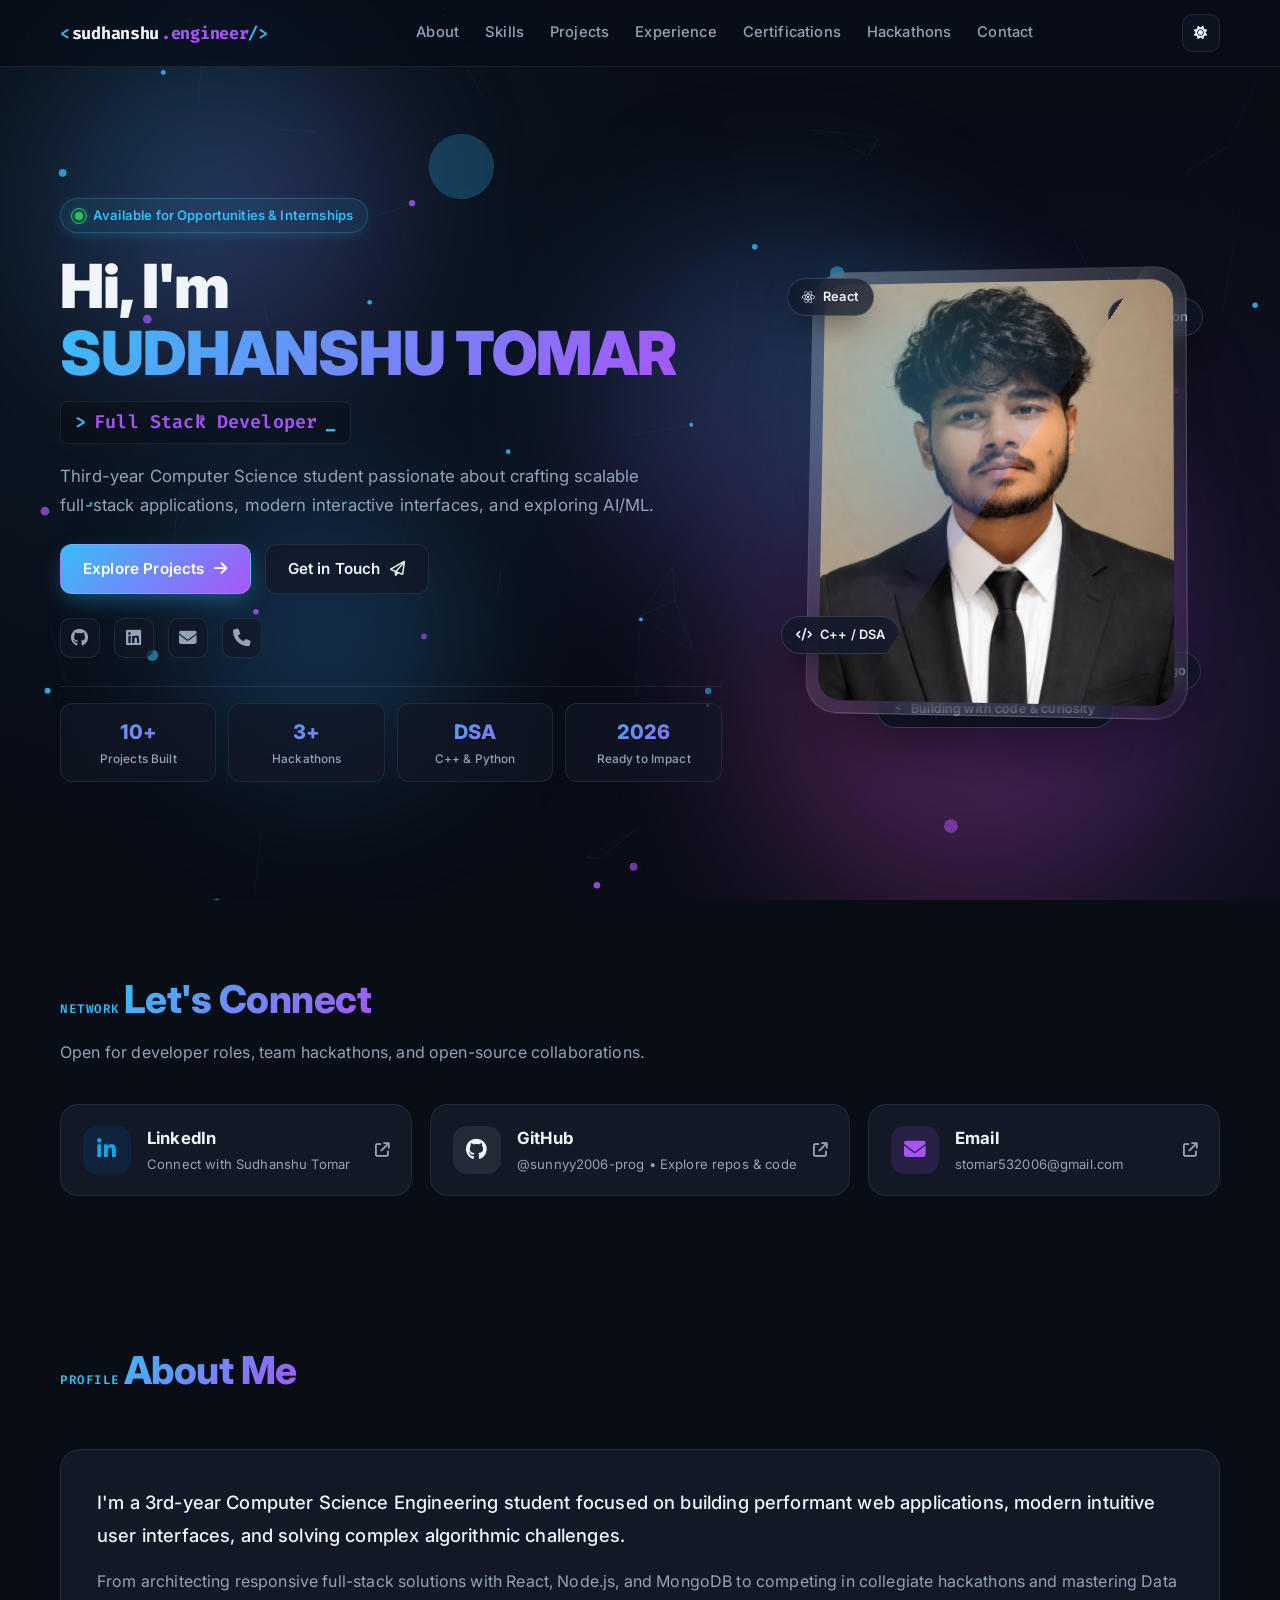
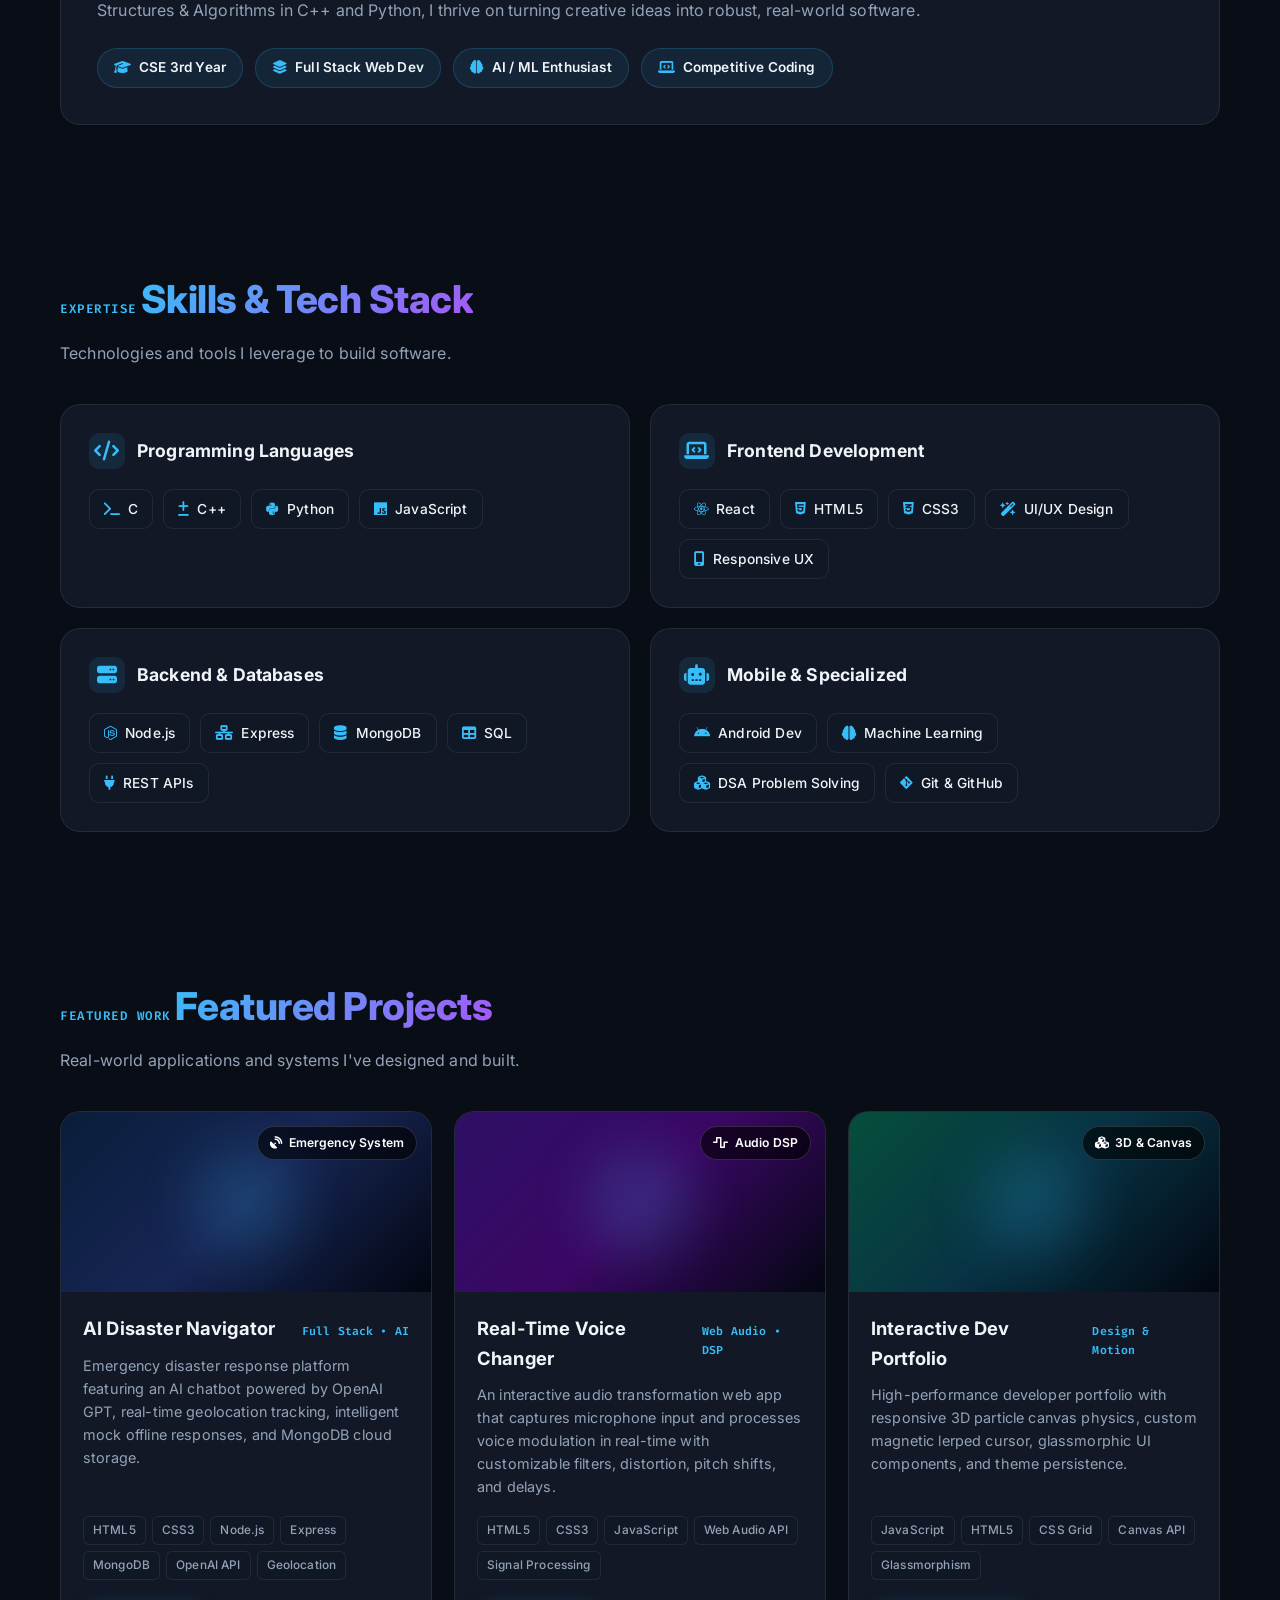
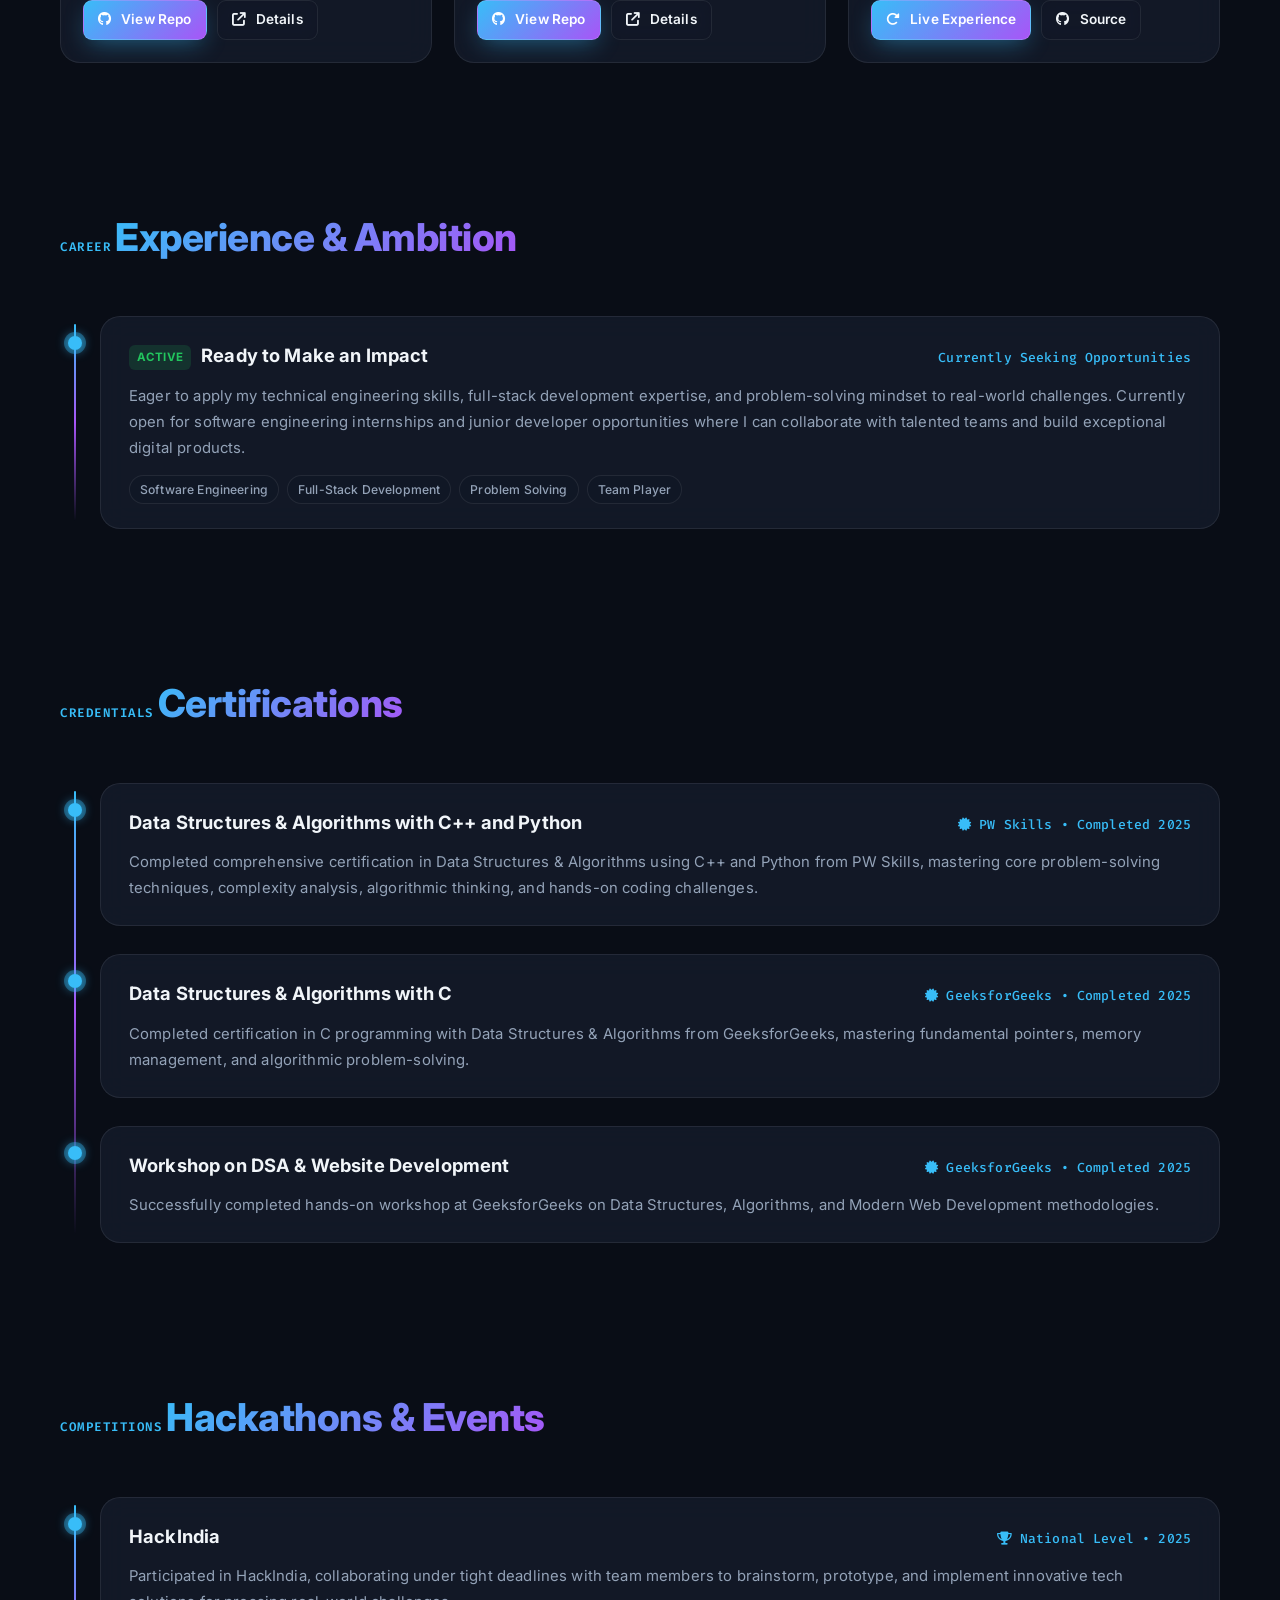
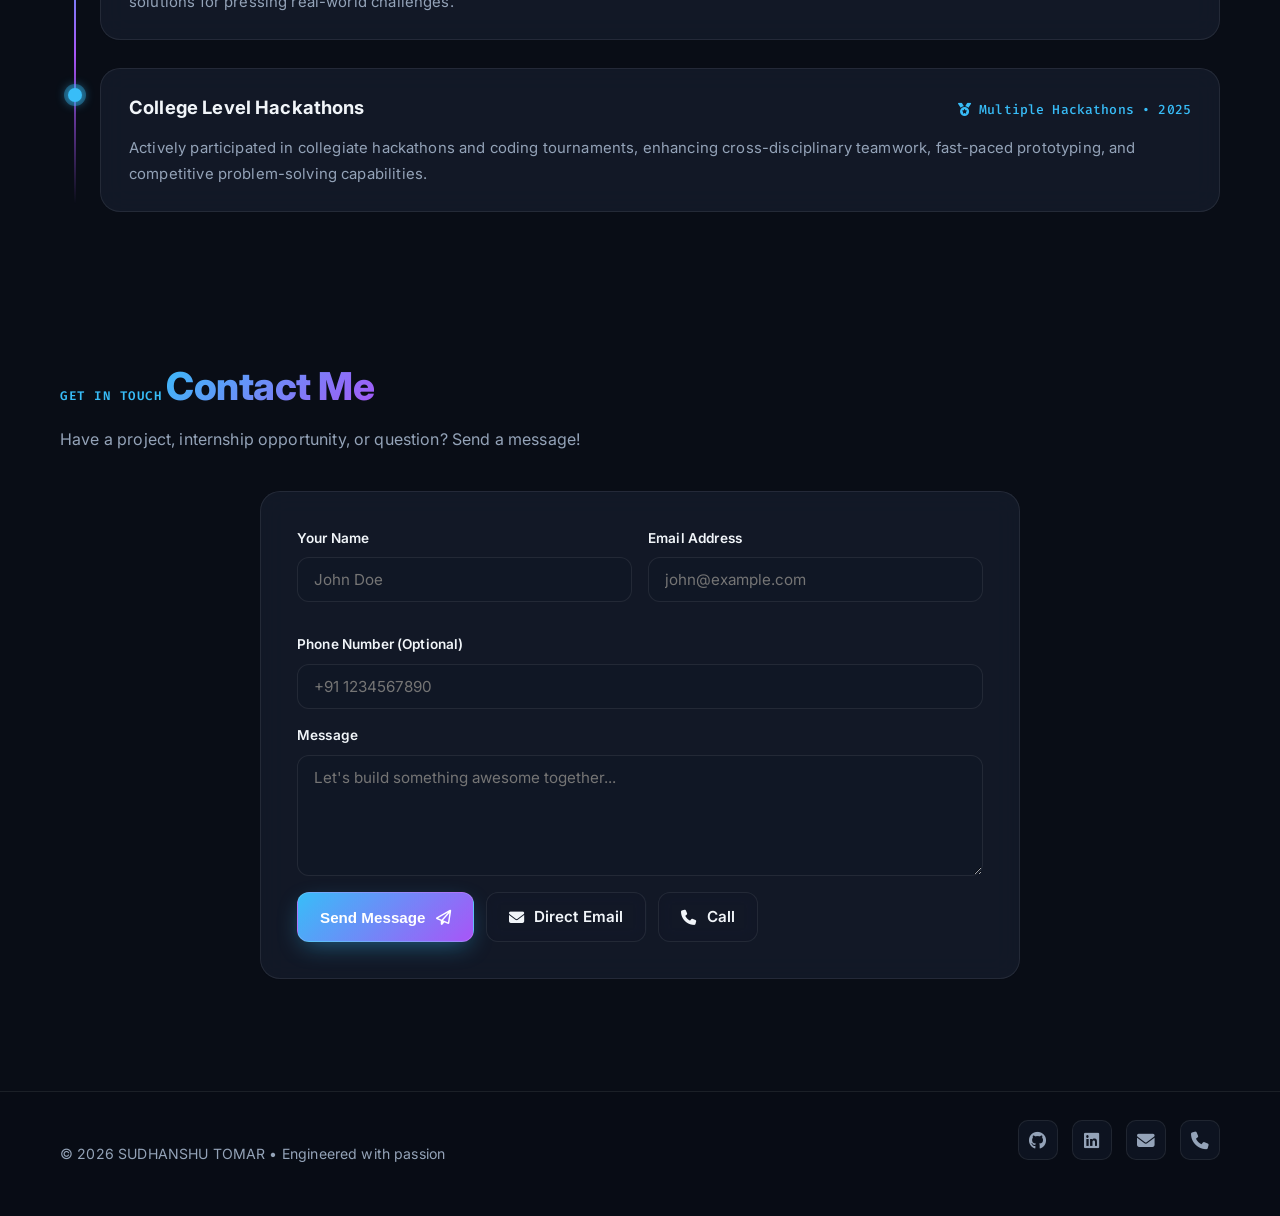
<file: index.html>
<!DOCTYPE html>
<html lang="en" data-theme="dark">
<head>
	<meta charset="UTF-8" />
	<meta name="viewport" content="width=device-width, initial-scale=1.0" />
	<title>Sudhanshu Tomar | Full Stack Developer &amp; CSE</title>
	<meta name="description" content="Personal portfolio of Sudhanshu Tomar, CSE student showcasing full-stack projects, skills, and certifications." />
	<meta property="og:title" content="Sudhanshu Tomar | Portfolio" />
	<meta property="og:description" content="Full Stack Developer &amp; CSE Undergraduate. Explore projects, skills, and experience." />
	<meta property="og:url" content="https://sudhanshu.engineer" />
	<meta name="twitter:title" content="Sudhanshu Tomar | Portfolio" />
	<meta name="twitter:description" content="Full Stack Developer &amp; CSE Undergraduate." />
	
	<!-- Fonts -->
	<link rel="preconnect" href="https://fonts.googleapis.com">
	<link rel="preconnect" href="https://fonts.gstatic.com" crossorigin>
	<link href="https://fonts.googleapis.com/css2?family=Fira+Code:wght@400;500;600;700&family=Inter:wght@300;400;500;600;700;800;900&display=swap" rel="stylesheet">
	
	<!-- Styles, Icons & Favicon -->
	<link rel="icon" type="image/svg+xml" href="data:image/svg+xml,&lt;svg xmlns='http://www.w3.org/2000/svg' viewBox='0 0 100 100'&gt;&lt;rect width='100' height='100' rx='28' fill='%23090d16'/&gt;&lt;path d='M32 35 L16 50 L32 65 M68 35 L84 50 L68 65 M56 26 L44 74' stroke='%2338bdf8' stroke-width='8' stroke-linecap='round' stroke-linejoin='round' fill='none'/&gt;&lt;/svg&gt;" />
	<link rel="stylesheet" href="styles.css?v=3" />
	<link rel="stylesheet" href="https://cdnjs.cloudflare.com/ajax/libs/font-awesome/6.5.0/css/all.min.css" crossorigin="anonymous" referrerpolicy="no-referrer" />
</head>
<body>
	<!-- Cool Custom Interactive Cursor -->
	<div id="cursor-dot" class="cursor-dot" aria-hidden="true"></div>
	<div id="cursor-ring" class="cursor-ring" aria-hidden="true"></div>
	<div id="cursor-trail" class="cursor-trail" aria-hidden="true"></div>

	<!-- 3D Animated Background Shapes -->
	<div class="bg-animation" aria-hidden="true">
		<div class="floating-shape shape-1"></div>
		<div class="floating-shape shape-2"></div>
		<div class="floating-shape shape-3"></div>
		<div class="floating-shape shape-4"></div>
		<div class="floating-shape shape-5"></div>
	</div>
	
	<!-- Interactive Particle Universe Canvas -->
	<canvas id="particleCanvas" aria-hidden="true"></canvas>

	<!-- Header / Navigation -->
	<header class="site-header">
		<div class="container nav">
			<a href="#home" class="logo" aria-label="Sudhanshu Tomar Home">
				<span class="logo-code">&lt;</span><span class="logo-name">sudhanshu</span><span class="logo-domain">.engineer</span><span class="logo-code">/&gt;</span>
			</a>
			<nav class="nav-links" aria-label="Primary">
				<a href="#about" class="nav-link">About</a>
				<a href="#skills" class="nav-link">Skills</a>
				<a href="#projects" class="nav-link">Projects</a>
				<a href="#experience" class="nav-link">Experience</a>
				<a href="#certifications" class="nav-link">Certifications</a>
				<a href="#hackathons" class="nav-link">Hackathons</a>
				<a href="#contact" class="nav-link">Contact</a>
			</nav>
			<div class="header-actions">
				<button id="themeToggle" class="icon-btn" aria-label="Toggle theme" title="Toggle theme">
					<i class="fa-solid fa-sun"></i>
				</button>
			</div>
		</div>
	</header>

	<main id="home">
		<!-- Hero Section -->
		<section class="hero container reveal">
			<div class="hero-text">
				<div class="status-pill">
					<span class="status-radar"></span>
					<span class="status-text">Available for Opportunities &amp; Internships</span>
				</div>
				<h1>Hi, I'm <span class="accent">SUDHANSHU TOMAR</span></h1>
				
				<div class="role-terminal">
					<span class="terminal-prompt">&gt;</span>
					<span class="role-text" id="roleTyped">Full Stack Developer</span>
					<span class="cursor-blink">_</span>
				</div>

				<p class="subtitle">
					Third-year Computer Science student passionate about crafting scalable full-stack applications, modern interactive interfaces, and exploring AI/ML.
				</p>
				
				<div class="cta">
					<a class="btn primary glow-btn" href="#projects">
						<span>Explore Projects</span>
						<i class="fa-solid fa-arrow-right"></i>
					</a>
					<a class="btn ghost" href="#contact">
						<span>Get in Touch</span>
						<i class="fa-regular fa-paper-plane"></i>
					</a>
				</div>
				
				<div class="social">
					<a href="https://github.com/sunnyy2006-prog" target="_blank" rel="noopener" aria-label="GitHub" title="GitHub Profile"><i class="fa-brands fa-github"></i></a>
					<a href="https://www.linkedin.com/in/sudhanshu-tomar-3b922b312?utm_source=share&utm_campaign=share_via&utm_content=profile&utm_medium=ios_app" target="_blank" rel="noopener" aria-label="LinkedIn" title="LinkedIn Profile"><i class="fa-brands fa-linkedin"></i></a>
					<a href="mailto:stomar532006@gmail.com" aria-label="Email" title="Send Email"><i class="fa-solid fa-envelope"></i></a>
					<a href="tel:7632072850" aria-label="Phone" title="Call Me"><i class="fa-solid fa-phone"></i></a>
				</div>

				<div class="hero-stats">
					<div class="stat-card">
						<span class="stat-num">10+</span>
						<span class="stat-label">Projects Built</span>
					</div>
					<div class="stat-card">
						<span class="stat-num">3+</span>
						<span class="stat-label">Hackathons</span>
					</div>
					<div class="stat-card">
						<span class="stat-num">DSA</span>
						<span class="stat-label">C++ &amp; Python</span>
					</div>
					<div class="stat-card">
						<span class="stat-num">2026</span>
						<span class="stat-label">Ready to Impact</span>
					</div>
				</div>
			</div>
			
			<div class="hero-art" aria-hidden="true">
				<div class="portrait-shell" id="portraitCard">
					<div class="portrait-glow"></div>
					<div class="portrait-frame">
						<img src="WhatsApp Image 2026-06-26 at 2.24.31 PM.jpeg" alt="Sudhanshu Tomar portrait" class="portrait-image" />
						<div class="portrait-shine"></div>
					</div>
					<div class="floating-pill pill-top-left"><i class="fa-brands fa-react"></i> React</div>
					<div class="floating-pill pill-top-right"><i class="fa-brands fa-python"></i> Python</div>
					<div class="floating-pill pill-mid-left"><i class="fa-solid fa-code"></i> C++ / DSA</div>
					<div class="floating-pill pill-bottom-right"><i class="fa-brands fa-node-js"></i> Node &amp; Mongo</div>
					<div class="portrait-badge badge-bottom">
						<span class="badge-icon">⚡</span> Building with code &amp; curiosity
					</div>
				</div>
			</div>
		</section>

		<!-- Connect / Social Card -->
		<section id="connect" class="section container reveal">
			<div class="section-header">
				<span class="section-tag">Network</span>
				<h2>Let's Connect</h2>
				<p class="section-subtitle">Open for developer roles, team hackathons, and open-source collaborations.</p>
			</div>
			<div class="connect-grid">
				<a href="https://www.linkedin.com/in/sudhanshu-tomar-3b922b312?utm_source=share&utm_campaign=share_via&utm_content=profile&utm_medium=ios_app" target="_blank" rel="noopener" class="connect-card">
					<div class="connect-icon linkedin"><i class="fa-brands fa-linkedin-in"></i></div>
					<div class="connect-info">
						<h3>LinkedIn</h3>
						<p>Connect with Sudhanshu Tomar</p>
					</div>
					<i class="fa-solid fa-arrow-up-right-from-square connect-arrow"></i>
				</a>
				<a href="https://github.com/sunnyy2006-prog" target="_blank" rel="noopener" class="connect-card">
					<div class="connect-icon github"><i class="fa-brands fa-github"></i></div>
					<div class="connect-info">
						<h3>GitHub</h3>
						<p>@sunnyy2006-prog • Explore repos &amp; code</p>
					</div>
					<i class="fa-solid fa-arrow-up-right-from-square connect-arrow"></i>
				</a>
				<a href="mailto:stomar532006@gmail.com" class="connect-card">
					<div class="connect-icon email"><i class="fa-solid fa-envelope"></i></div>
					<div class="connect-info">
						<h3>Email</h3>
						<p>stomar532006@gmail.com</p>
					</div>
					<i class="fa-solid fa-arrow-up-right-from-square connect-arrow"></i>
				</a>
			</div>
		</section>

		<!-- About Section -->
		<section id="about" class="section container reveal">
			<div class="section-header">
				<span class="section-tag">Profile</span>
				<h2>About Me</h2>
			</div>
			<div class="about-card card">
				<div class="about-text">
					<p class="lead-text">
						I'm a 3rd-year Computer Science Engineering student focused on building performant web applications, modern intuitive user interfaces, and solving complex algorithmic challenges.
					</p>
					<p>
						From architecting responsive full-stack solutions with React, Node.js, and MongoDB to competing in collegiate hackathons and mastering Data Structures &amp; Algorithms in C++ and Python, I thrive on turning creative ideas into robust, real-world software.
					</p>
					<div class="about-highlights">
						<div class="highlight-chip"><i class="fa-solid fa-graduation-cap"></i> CSE 3rd Year</div>
						<div class="highlight-chip"><i class="fa-solid fa-layer-group"></i> Full Stack Web Dev</div>
						<div class="highlight-chip"><i class="fa-solid fa-brain"></i> AI / ML Enthusiast</div>
						<div class="highlight-chip"><i class="fa-solid fa-laptop-code"></i> Competitive Coding</div>
					</div>
				</div>
			</div>
		</section>

		<!-- Skills Section -->
		<section id="skills" class="section container reveal">
			<div class="section-header">
				<span class="section-tag">Expertise</span>
				<h2>Skills &amp; Tech Stack</h2>
				<p class="section-subtitle">Technologies and tools I leverage to build software.</p>
			</div>
			<div class="skills-categories-grid">
				<div class="skill-category-card card">
					<div class="skill-cat-header">
						<i class="fa-solid fa-code"></i>
						<h3>Programming Languages</h3>
					</div>
					<div class="skill-pills">
						<span class="skill-pill"><i class="fa-solid fa-terminal"></i> C</span>
						<span class="skill-pill"><i class="fa-solid fa-plus-minus"></i> C++</span>
						<span class="skill-pill"><i class="fa-brands fa-python"></i> Python</span>
						<span class="skill-pill"><i class="fa-brands fa-js"></i> JavaScript</span>
					</div>
				</div>

				<div class="skill-category-card card">
					<div class="skill-cat-header">
						<i class="fa-solid fa-laptop-code"></i>
						<h3>Frontend Development</h3>
					</div>
					<div class="skill-pills">
						<span class="skill-pill"><i class="fa-brands fa-react"></i> React</span>
						<span class="skill-pill"><i class="fa-brands fa-html5"></i> HTML5</span>
						<span class="skill-pill"><i class="fa-brands fa-css3-alt"></i> CSS3</span>
						<span class="skill-pill"><i class="fa-solid fa-wand-magic-sparkles"></i> UI/UX Design</span>
						<span class="skill-pill"><i class="fa-solid fa-mobile-screen"></i> Responsive UX</span>
					</div>
				</div>

				<div class="skill-category-card card">
					<div class="skill-cat-header">
						<i class="fa-solid fa-server"></i>
						<h3>Backend &amp; Databases</h3>
					</div>
					<div class="skill-pills">
						<span class="skill-pill"><i class="fa-brands fa-node-js"></i> Node.js</span>
						<span class="skill-pill"><i class="fa-solid fa-network-wired"></i> Express</span>
						<span class="skill-pill"><i class="fa-solid fa-database"></i> MongoDB</span>
						<span class="skill-pill"><i class="fa-solid fa-table"></i> SQL</span>
						<span class="skill-pill"><i class="fa-solid fa-plug"></i> REST APIs</span>
					</div>
				</div>

				<div class="skill-category-card card">
					<div class="skill-cat-header">
						<i class="fa-solid fa-robot"></i>
						<h3>Mobile &amp; Specialized</h3>
					</div>
					<div class="skill-pills">
						<span class="skill-pill"><i class="fa-brands fa-android"></i> Android Dev</span>
						<span class="skill-pill"><i class="fa-solid fa-brain"></i> Machine Learning</span>
						<span class="skill-pill"><i class="fa-solid fa-cubes"></i> DSA Problem Solving</span>
						<span class="skill-pill"><i class="fa-brands fa-git-alt"></i> Git &amp; GitHub</span>
					</div>
				</div>
			</div>
		</section>

		<!-- Projects Section -->
		<section id="projects" class="section container reveal">
			<div class="section-header">
				<span class="section-tag">Featured Work</span>
				<h2>Featured Projects</h2>
				<p class="section-subtitle">Real-world applications and systems I've designed and built.</p>
			</div>
			<div class="cards">
				<!-- Project 1 -->
				<article class="card project-card">
					<div class="card-media project-visual visual-disaster">
						<div class="project-overlay-badge"><i class="fa-solid fa-satellite-dish"></i> Emergency System</div>
						<div class="project-glow-circle"></div>
					</div>
					<div class="card-body">
						<div class="project-title-row">
							<h3>AI Disaster Navigator</h3>
							<span class="project-type">Full Stack • AI</span>
						</div>
						<p>
							Emergency disaster response platform featuring an AI chatbot powered by OpenAI GPT, real-time geolocation tracking, intelligent mock offline responses, and MongoDB cloud storage.
						</p>
						<div class="tags">
							<span>HTML5</span><span>CSS3</span><span>Node.js</span><span>Express</span><span>MongoDB</span><span>OpenAI API</span><span>Geolocation</span>
						</div>
						<div class="card-actions">
							<a class="btn small primary" href="https://github.com/sunnyy2006-prog/SIH-india2025" target="_blank" rel="noopener">
								<i class="fa-brands fa-github"></i> View Repo
							</a>
							<a class="btn small ghost" href="https://github.com/sunnyy2006-prog/SIH-india2025" target="_blank" rel="noopener">
								<i class="fa-solid fa-arrow-up-right-from-square"></i> Details
							</a>
						</div>
					</div>
				</article>

				<!-- Project 2 -->
				<article class="card project-card">
					<div class="card-media project-visual visual-voice">
						<div class="project-overlay-badge"><i class="fa-solid fa-wave-square"></i> Audio DSP</div>
						<div class="project-glow-circle"></div>
					</div>
					<div class="card-body">
						<div class="project-title-row">
							<h3>Real-Time Voice Changer</h3>
							<span class="project-type">Web Audio • DSP</span>
						</div>
						<p>
							An interactive audio transformation web app that captures microphone input and processes voice modulation in real-time with customizable filters, distortion, pitch shifts, and delays.
						</p>
						<div class="tags">
							<span>HTML5</span><span>CSS3</span><span>JavaScript</span><span>Web Audio API</span><span>Signal Processing</span>
						</div>
						<div class="card-actions">
							<a class="btn small primary" href="https://github.com/sunnyy2006-prog/voice-changer" target="_blank" rel="noopener">
								<i class="fa-brands fa-github"></i> View Repo
							</a>
							<a class="btn small ghost" href="https://github.com/sunnyy2006-prog/voice-changer" target="_blank" rel="noopener">
								<i class="fa-solid fa-arrow-up-right-from-square"></i> Details
							</a>
						</div>
					</div>
				</article>

				<!-- Project 3 -->
				<article class="card project-card">
					<div class="card-media project-visual visual-portfolio">
						<div class="project-overlay-badge"><i class="fa-solid fa-cubes"></i> 3D &amp; Canvas</div>
						<div class="project-glow-circle"></div>
					</div>
					<div class="card-body">
						<div class="project-title-row">
							<h3>Interactive Dev Portfolio</h3>
							<span class="project-type">Design &amp; Motion</span>
						</div>
						<p>
							High-performance developer portfolio with responsive 3D particle canvas physics, custom magnetic lerped cursor, glassmorphic UI components, and theme persistence.
						</p>
						<div class="tags">
							<span>JavaScript</span><span>HTML5</span><span>CSS Grid</span><span>Canvas API</span><span>Glassmorphism</span>
						</div>
						<div class="card-actions">
							<a class="btn small primary" href="#home">
								<i class="fa-solid fa-rotate-right"></i> Live Experience
							</a>
							<a class="btn small ghost" href="https://github.com/sunnyy2006-prog/sudhansuTomar" target="_blank" rel="noopener">
								<i class="fa-brands fa-github"></i> Source
							</a>
						</div>
					</div>
				</article>
			</div>
		</section>

		<!-- Experience Section -->
		<section id="experience" class="section container reveal">
			<div class="section-header">
				<span class="section-tag">Career</span>
				<h2>Experience &amp; Ambition</h2>
			</div>
			<div class="timeline">
				<div class="timeline-item">
					<div class="dot"></div>
					<div class="content card">
						<div class="timeline-header">
							<h3><span class="timeline-badge">Active</span> Ready to Make an Impact</h3>
							<span class="meta">Currently Seeking Opportunities</span>
						</div>
						<p>
							Eager to apply my technical engineering skills, full-stack development expertise, and problem-solving mindset to real-world challenges. Currently open for software engineering internships and junior developer opportunities where I can collaborate with talented teams and build exceptional digital products.
						</p>
						<div class="timeline-tags">
							<span>Software Engineering</span><span>Full-Stack Development</span><span>Problem Solving</span><span>Team Player</span>
						</div>
					</div>
				</div>
			</div>
		</section>

		<!-- Certifications Section -->
		<section id="certifications" class="section container reveal">
			<div class="section-header">
				<span class="section-tag">Credentials</span>
				<h2>Certifications</h2>
			</div>
			<div class="timeline">
				<div class="timeline-item">
					<div class="dot"></div>
					<div class="content card">
						<div class="timeline-header">
							<h3>Data Structures &amp; Algorithms with C++ and Python</h3>
							<span class="meta"><i class="fa-solid fa-certificate"></i> PW Skills • Completed 2025</span>
						</div>
						<p>
							Completed comprehensive certification in Data Structures &amp; Algorithms using C++ and Python from PW Skills, mastering core problem-solving techniques, complexity analysis, algorithmic thinking, and hands-on coding challenges.
						</p>
					</div>
				</div>
				<div class="timeline-item">
					<div class="dot"></div>
					<div class="content card">
						<div class="timeline-header">
							<h3>Data Structures &amp; Algorithms with C</h3>
							<span class="meta"><i class="fa-solid fa-certificate"></i> GeeksforGeeks • Completed 2025</span>
						</div>
						<p>
							Completed certification in C programming with Data Structures &amp; Algorithms from GeeksforGeeks, mastering fundamental pointers, memory management, and algorithmic problem-solving.
						</p>
					</div>
				</div>
				<div class="timeline-item">
					<div class="dot"></div>
					<div class="content card">
						<div class="timeline-header">
							<h3>Workshop on DSA &amp; Website Development</h3>
							<span class="meta"><i class="fa-solid fa-certificate"></i> GeeksforGeeks • Completed 2025</span>
						</div>
						<p>
							Successfully completed hands-on workshop at GeeksforGeeks on Data Structures, Algorithms, and Modern Web Development methodologies.
						</p>
					</div>
				</div>
			</div>
		</section>

		<!-- Hackathons Section -->
		<section id="hackathons" class="section container reveal">
			<div class="section-header">
				<span class="section-tag">Competitions</span>
				<h2>Hackathons &amp; Events</h2>
			</div>
			<div class="timeline">
				<div class="timeline-item">
					<div class="dot"></div>
					<div class="content card">
						<div class="timeline-header">
							<h3>HackIndia</h3>
							<span class="meta"><i class="fa-solid fa-trophy"></i> National Level • 2025</span>
						</div>
						<p>
							Participated in HackIndia, collaborating under tight deadlines with team members to brainstorm, prototype, and implement innovative tech solutions for pressing real-world challenges.
						</p>
					</div>
				</div>
				<div class="timeline-item">
					<div class="dot"></div>
					<div class="content card">
						<div class="timeline-header">
							<h3>College Level Hackathons</h3>
							<span class="meta"><i class="fa-solid fa-medal"></i> Multiple Hackathons • 2025</span>
						</div>
						<p>
							Actively participated in collegiate hackathons and coding tournaments, enhancing cross-disciplinary teamwork, fast-paced prototyping, and competitive problem-solving capabilities.
						</p>
					</div>
				</div>
			</div>
		</section>

		<!-- Contact Section -->
		<section id="contact" class="section container reveal">
			<div class="section-header">
				<span class="section-tag">Get In Touch</span>
				<h2>Contact Me</h2>
				<p class="section-subtitle">Have a project, internship opportunity, or question? Send a message!</p>
			</div>
			<div class="contact-wrapper">
				<form id="contactForm" class="contact-form card" action="https://formspree.io/f/xdkwrrdg" method="POST">
					<div class="grid">
						<label>
							<span>Your Name</span>
							<input type="text" name="name" placeholder="John Doe" required />
						</label>
						<label>
							<span>Email Address</span>
							<input type="email" name="email" placeholder="john@example.com" required />
						</label>
					</div>
					<label>
						<span>Phone Number (Optional)</span>
						<input type="tel" name="phone" placeholder="+91 1234567890" />
					</label>
					<label>
						<span>Message</span>
						<textarea name="message" rows="5" placeholder="Let's build something awesome together..." required></textarea>
					</label>
					<div class="form-actions">
						<button type="submit" class="btn primary glow-btn">
							<span>Send Message</span>
							<i class="fa-regular fa-paper-plane"></i>
						</button>
						<a href="mailto:stomar532006@gmail.com" class="btn ghost">
							<i class="fa-solid fa-envelope"></i> Direct Email
						</a>
						<a href="tel:7632072850" class="btn ghost">
							<i class="fa-solid fa-phone"></i> Call
						</a>
					</div>
					<p id="formStatus" role="status" aria-live="polite" class="form-status" hidden></p>
				</form>
			</div>
		</section>
	</main>

	<!-- Footer -->
	<footer class="site-footer">
		<div class="container footer-content">
			<div class="footer-left">
				<p>© <span id="year"></span> SUDHANSHU TOMAR • Engineered with passion</p>
			</div>
			<div class="social">
				<a href="https://github.com/sunnyy2006-prog" target="_blank" rel="noopener" aria-label="GitHub"><i class="fa-brands fa-github"></i></a>
				<a href="https://www.linkedin.com/in/sudhanshu-tomar-3b922b312?utm_source=share&utm_campaign=share_via&utm_content=profile&utm_medium=ios_app" target="_blank" rel="noopener" aria-label="LinkedIn"><i class="fa-brands fa-linkedin"></i></a>
				<a href="mailto:stomar532006@gmail.com" aria-label="Email"><i class="fa-solid fa-envelope"></i></a>
				<a href="tel:7632072850" aria-label="Phone"><i class="fa-solid fa-phone"></i></a>
			</div>
		</div>
	</footer>

	<!-- Floating Back To Top Button -->
	<button id="backToTop" class="back-to-top" aria-label="Back to top" title="Back to top">
		<i class="fa-solid fa-chevron-up"></i>
	</button>

	<script src="script.js?v=3"></script>
</body>
</html>
</file>
<file: styles.css>
:root{
	--bg:#090d16;
	--surface:rgba(18, 24, 38, 0.7);
	--surface-solid:#111726;
	--surface-card:rgba(23, 31, 48, 0.65);
	--border:rgba(255, 255, 255, 0.08);
	--border-hover:rgba(110, 231, 255, 0.35);
	--text:#f1f5f9;
	--text-secondary:#94a3b8;
	--muted:#64748b;
	--accent:#38bdf8;
	--accent-glow:rgba(56, 189, 248, 0.45);
	--accent-2:#a855f7;
	--accent-2-glow:rgba(168, 85, 247, 0.45);
	--accent-gradient:linear-gradient(135deg, #38bdf8, #a855f7);
	--ring:rgba(56, 189, 248, 0.35);
	--font-main:'Inter', system-ui, -apple-system, BlinkMacSystemFont, 'Segoe UI', Roboto, sans-serif;
	--font-mono:'Fira Code', monospace;
}

[data-theme="light"]{
	--bg:#f8fafc;
	--surface:rgba(255, 255, 255, 0.85);
	--surface-solid:#ffffff;
	--surface-card:rgba(255, 255, 255, 0.9);
	--border:rgba(15, 23, 42, 0.08);
	--border-hover:rgba(14, 165, 233, 0.4);
	--text:#0f172a;
	--text-secondary:#475569;
	--muted:#64748b;
	--accent:#0284c7;
	--accent-glow:rgba(2, 132, 199, 0.3);
	--accent-2:#7c3aed;
	--accent-2-glow:rgba(124, 58, 237, 0.3);
	--accent-gradient:linear-gradient(135deg, #0284c7, #7c3aed);
	--ring:rgba(2, 132, 199, 0.2);
}

*{
	box-sizing:border-box;
	margin:0;
	padding:0;
}

html{
	scroll-behavior:smooth;
}

html,body{
	min-height:100%;
}

body{
	font-family:var(--font-main);
	background:var(--bg);
	color:var(--text);
	line-height:1.6;
	letter-spacing:.15px;
	overflow-x:hidden;
	transition:background-color .35s ease, color .35s ease;
}

/* ========================================================
   CUSTOM INTERACTIVE CURSOR
======================================================== */
/* Hide default cursor on desktop */
html, body, a, button, input, textarea, select, [role="button"] {
	cursor: none !important;
}

#cursor-trail {
	position: fixed;
	inset: 0;
	pointer-events: none !important;
	z-index: 999997;
}

.cursor-dot {
	position: fixed;
	top: 0;
	left: 0;
	width: 8px;
	height: 8px;
	background: #38bdf8;
	border-radius: 50%;
	pointer-events: none !important;
	z-index: 999999;
	box-shadow: 0 0 10px #38bdf8, 0 0 20px #38bdf8;
	opacity: 1;
	transform: translate3d(-100px, -100px, 0) translate(-50%, -50%);
	will-change: transform;
	transition: background-color 0.2s ease, width 0.2s ease, height 0.2s ease;
}

.cursor-ring {
	position: fixed;
	top: 0;
	left: 0;
	width: 38px;
	height: 38px;
	border: 2px solid #38bdf8;
	border-radius: 50%;
	pointer-events: none !important;
	z-index: 999998;
	box-shadow: 0 0 16px rgba(56, 189, 248, 0.45), inset 0 0 8px rgba(56, 189, 248, 0.2);
	opacity: 1;
	transform: translate3d(-100px, -100px, 0) translate(-50%, -50%);
	will-change: transform;
	transition: width 0.25s cubic-bezier(0.16, 1, 0.3, 1),
	            height 0.25s cubic-bezier(0.16, 1, 0.3, 1),
	            border-color 0.25s ease,
	            background-color 0.25s ease,
	            box-shadow 0.25s ease;
}

/* Cyber reticle notches */
.cursor-ring::before {
	content: "";
	position: absolute;
	top: 50%;
	left: -4px;
	right: -4px;
	height: 1px;
	background: linear-gradient(90deg, #38bdf8 0%, transparent 20%, transparent 80%, #38bdf8 100%);
	pointer-events: none;
	transform: translateY(-50%);
}

.cursor-ring::after {
	content: "";
	position: absolute;
	left: 50%;
	top: -4px;
	bottom: -4px;
	width: 1px;
	background: linear-gradient(180deg, #38bdf8 0%, transparent 20%, transparent 80%, #38bdf8 100%);
	pointer-events: none;
	transform: translateX(-50%);
}

.cursor-ring.hovered {
	width: 58px;
	height: 58px;
	border-color: #c084fc;
	background: radial-gradient(circle, rgba(192, 132, 252, 0.2) 0%, transparent 75%);
	box-shadow: 0 0 24px rgba(192, 132, 252, 0.55), inset 0 0 12px rgba(192, 132, 252, 0.25);
}

.cursor-ring.hovered::before,
.cursor-ring.hovered::after {
	opacity: 0.3;
}

.cursor-ring.active {
	border-color: #ffffff;
	border-width: 2.5px;
}

.cursor-spark {
	position: fixed;
	pointer-events: none !important;
	border-radius: 50%;
	z-index: 999995;
	background: #38bdf8;
	box-shadow: 0 0 8px #38bdf8;
	transform: translate(-50%, -50%);
	animation: sparkAnim .5s cubic-bezier(0, 0, 0.2, 1) forwards;
}

@keyframes sparkAnim {
	0% { opacity: 0.9; transform: translate(-50%, -50%) scale(1); }
	100% { opacity: 0; transform: translate(-50%, -50%) scale(0.1); }
}

.cursor-shockwave {
	position: fixed;
	pointer-events: none !important;
	border-radius: 50%;
	border: 2px solid #38bdf8;
	z-index: 999994;
	transform: translate(-50%, -50%);
	animation: shockwaveAnim .55s cubic-bezier(0.1, 0.8, 0.3, 1) forwards;
}

@keyframes shockwaveAnim {
	0% { width: 10px; height: 10px; opacity: 1; transform: translate(-50%, -50%) scale(0.5); }
	100% { width: 90px; height: 90px; opacity: 0; transform: translate(-50%, -50%) scale(1.6); border-color: #c084fc; }
}

/* ========================================================
   BACKGROUND ANIMATIONS & PARTICLES
======================================================== */
body::before{
	content:"";
	position:fixed;
	inset:0;
	background:radial-gradient(circle at 15% 30%, rgba(56, 189, 248, 0.08) 0%, transparent 45%),
	           radial-gradient(circle at 85% 75%, rgba(168, 85, 247, 0.09) 0%, transparent 45%);
	pointer-events:none;
	z-index:-1;
}

.bg-animation{
	position:fixed;
	inset:0;
	overflow:hidden;
	z-index:-2;
	pointer-events:none;
}

.floating-shape{
	position:absolute;
	border-radius:50%;
	filter:blur(80px);
	opacity:0.25;
	animation:float3D 24s ease-in-out infinite;
}

.shape-1{width:320px; height:320px; background:linear-gradient(135deg, var(--accent), var(--accent-2)); top:5%; left:5%; animation-delay:0s;}
.shape-2{width:420px; height:420px; background:linear-gradient(225deg, #a855f7, #ec4899); top:55%; right:8%; animation-delay:5s; animation-duration:32s;}
.shape-3{width:260px; height:260px; background:linear-gradient(315deg, #38bdf8, #3b82f6); bottom:15%; left:15%; animation-delay:10s; animation-duration:22s;}
.shape-4{width:360px; height:360px; background:linear-gradient(45deg, #8b5cf6, #38bdf8); top:25%; right:25%; animation-delay:15s; animation-duration:36s;}
.shape-5{width:220px; height:220px; background:linear-gradient(180deg, #ec4899, #8b5cf6); bottom:35%; right:12%; animation-delay:20s;}

@keyframes float3D{
	0%,100%{transform:translate(0,0) scale(1) rotate(0deg);}
	25%{transform:translate(80px, -60px) scale(1.15) rotate(90deg);}
	50%{transform:translate(-40px, 100px) scale(0.9) rotate(180deg);}
	75%{transform:translate(100px, 40px) scale(1.1) rotate(270deg);}
}

#particleCanvas{
	position:fixed;
	inset:0;
	width:100%;
	height:100%;
	z-index:-1;
	pointer-events:none;
}

/* ========================================================
   CONTAINER & HEADER NAVIGATION
======================================================== */
.container{
	width:min(1160px, 92%);
	margin:0 auto;
}

.site-header{
	position:sticky;
	top:0;
	z-index:100;
	background:rgba(9, 13, 22, 0.72);
	backdrop-filter:blur(16px) saturate(160%);
	-webkit-backdrop-filter:blur(16px) saturate(160%);
	border-bottom:1px solid var(--border);
	transition:background-color .3s ease, border-color .3s ease;
}

[data-theme="light"] .site-header{
	background:rgba(248, 250, 252, 0.82);
}

.nav{
	display:flex;
	align-items:center;
	justify-content:space-between;
	padding:14px 0;
	gap:16px;
}

.logo{
	display:inline-flex;
	align-items:center;
	font-family:var(--font-mono);
	font-size:1.05rem;
	font-weight:700;
	text-decoration:none;
	color:var(--text);
	letter-spacing:-.3px;
	transition:transform .2s ease;
}

.logo:hover{
	transform:scale(1.03);
}

.logo-code{
	color:var(--accent);
	font-weight:600;
}

.logo-name{
	color:var(--text);
	margin:0 2px;
}

.logo-domain{
	color:var(--accent-2);
}

.nav-links{
	display:flex;
	align-items:center;
	gap:22px;
}

.nav-link{
	color:var(--text-secondary);
	text-decoration:none;
	font-size:.92rem;
	font-weight:500;
	position:relative;
	padding:6px 2px;
	transition:color .25s ease;
}

.nav-link::after{
	content:"";
	position:absolute;
	bottom:0;
	left:0;
	width:0;
	height:2px;
	background:var(--accent-gradient);
	border-radius:2px;
	transition:width .25s ease;
}

.nav-link:hover, .nav-link.active{
	color:var(--text);
}

.nav-link:hover::after, .nav-link.active::after{
	width:100%;
}

.header-actions{
	display:flex;
	align-items:center;
	gap:12px;
}

.icon-btn{
	background:var(--surface);
	border:1px solid var(--border);
	color:var(--text);
	width:38px;
	height:38px;
	border-radius:10px;
	display:flex;
	align-items:center;
	justify-content:center;
	cursor:pointer;
	transition:transform .2s ease, border-color .2s ease, background .2s ease;
}

.icon-btn:hover{
	transform:translateY(-2px);
	border-color:var(--border-hover);
	background:rgba(255, 255, 255, 0.08);
	color:var(--accent);
}

/* ========================================================
   HERO SECTION
======================================================== */
.hero{
	display:grid;
	grid-template-columns:1.25fr 0.85fr;
	gap:48px;
	align-items:center;
	min-height:calc(100vh - 70px);
	padding:48px 0 32px;
	perspective:1200px;
}

.hero-text{
	animation:fadeInUp .8s cubic-bezier(0.16, 1, 0.3, 1);
}

/* Status Pill */
.status-pill{
	display:inline-flex;
	align-items:center;
	gap:10px;
	padding:6px 14px;
	border-radius:999px;
	background:rgba(56, 189, 248, 0.08);
	border:1px solid rgba(56, 189, 248, 0.25);
	font-size:.82rem;
	font-weight:600;
	color:var(--accent);
	margin-bottom:20px;
	box-shadow:0 4px 16px -6px var(--ring);
}

.status-radar{
	width:8px;
	height:8px;
	border-radius:50%;
	background:#22c55e;
	position:relative;
	box-shadow:0 0 10px #22c55e;
}

.status-radar::after{
	content:"";
	position:absolute;
	inset:-4px;
	border-radius:50%;
	border:1px solid #22c55e;
	animation:radarPulse 2s cubic-bezier(0, 0, 0.2, 1) infinite;
}

@keyframes radarPulse{
	0%{transform:scale(0.8); opacity:1;}
	100%{transform:scale(2.4); opacity:0;}
}

/* Hero Title */
.hero-text h1{
	font-size:clamp(2.6rem, 5vw, 3.8rem);
	font-weight:900;
	line-height:1.1;
	margin-bottom:14px;
	letter-spacing:-.8px;
}

.hero-text h1 .accent{
	background:var(--accent-gradient);
	-webkit-background-clip:text;
	-webkit-text-fill-color:transparent;
	background-clip:text;
	display:inline-block;
	animation:textGlow 4s ease-in-out infinite;
}

@keyframes textGlow{
	0%,100%{filter:drop-shadow(0 0 4px var(--accent-glow));}
	50%{filter:drop-shadow(0 0 14px var(--accent-glow));}
}

/* Terminal Role Typist */
.role-terminal{
	display:inline-flex;
	align-items:center;
	gap:8px;
	font-family:var(--font-mono);
	font-size:1.15rem;
	font-weight:600;
	color:var(--text);
	background:rgba(0, 0, 0, 0.25);
	border:1px solid var(--border);
	padding:6px 14px;
	border-radius:8px;
	margin-bottom:18px;
}

[data-theme="light"] .role-terminal{
	background:rgba(0, 0, 0, 0.04);
}

.terminal-prompt{
	color:var(--accent);
}

.role-text{
	color:var(--accent-2);
}

.cursor-blink{
	color:var(--accent);
	font-weight:700;
	animation:blink 1s step-end infinite;
}

@keyframes blink{
	0%,100%{opacity:1;}
	50%{opacity:0;}
}

.hero .subtitle{
	color:var(--text-secondary);
	font-size:1.05rem;
	max-width:56ch;
	line-height:1.7;
	margin-bottom:24px;
}

/* CTA Buttons */
.cta{
	display:flex;
	flex-wrap:wrap;
	gap:14px;
	margin-bottom:24px;
}

.btn{
	display:inline-flex;
	align-items:center;
	justify-content:center;
	gap:10px;
	font-weight:600;
	font-size:.95rem;
	padding:12px 22px;
	border-radius:12px;
	text-decoration:none;
	transition:all .3s cubic-bezier(0.16, 1, 0.3, 1);
	position:relative;
	overflow:hidden;
}

.btn.primary{
	background:var(--accent-gradient);
	color:#ffffff;
	box-shadow:0 8px 24px -6px var(--accent-glow);
	border:1px solid rgba(255, 255, 255, 0.15);
}

.btn.primary:hover{
	transform:translateY(-3px);
	box-shadow:0 14px 32px -4px var(--accent-glow);
}

.btn.ghost{
	background:var(--surface);
	color:var(--text);
	border:1px solid var(--border);
	backdrop-filter:blur(8px);
}

.btn.ghost:hover{
	transform:translateY(-3px);
	border-color:var(--border-hover);
	background:rgba(255, 255, 255, 0.08);
	color:var(--accent);
}

.btn.small{
	padding:8px 14px;
	font-size:.85rem;
	border-radius:9px;
}

/* Social icons */
.social{
	display:flex;
	align-items:center;
	gap:14px;
	margin-bottom:28px;
}

.social a{
	width:40px;
	height:40px;
	border-radius:10px;
	background:var(--surface);
	border:1px solid var(--border);
	display:flex;
	align-items:center;
	justify-content:center;
	color:var(--text-secondary);
	text-decoration:none;
	font-size:1.1rem;
	transition:all .25s ease;
}

.social a:hover{
	color:var(--accent);
	border-color:var(--accent);
	transform:translateY(-3px) scale(1.08);
	box-shadow:0 6px 18px -4px var(--ring);
}

/* Hero Stats Grid */
.hero-stats{
	display:grid;
	grid-template-columns:repeat(4, 1fr);
	gap:12px;
	padding-top:16px;
	border-top:1px solid var(--border);
}

.stat-card{
	background:var(--surface);
	border:1px solid var(--border);
	border-radius:12px;
	padding:12px 10px;
	text-align:center;
	transition:transform .25s ease, border-color .25s ease;
}

.stat-card:hover{
	transform:translateY(-3px);
	border-color:var(--border-hover);
}

.stat-num{
	display:block;
	font-size:1.25rem;
	font-weight:800;
	background:var(--accent-gradient);
	-webkit-background-clip:text;
	-webkit-text-fill-color:transparent;
	background-clip:text;
}

.stat-label{
	display:block;
	font-size:.74rem;
	color:var(--text-secondary);
	font-weight:500;
	margin-top:2px;
}

/* ========================================================
   HERO ART & 3D HOLOGRAPHIC PORTRAIT
======================================================== */
.hero-art{
	position:relative;
	display:flex;
	align-items:center;
	justify-content:center;
	perspective:1200px;
}

.portrait-shell{
	position:relative;
	width:min(100%, 380px);
	aspect-ratio:1 / 1.18;
	display:flex;
	align-items:center;
	justify-content:center;
	transform-style:preserve-3d;
	transition:transform .4s cubic-bezier(0.16, 1, 0.3, 1);
}

.portrait-glow{
	position:absolute;
	inset:8%;
	border-radius:36px;
	background:radial-gradient(circle at 30% 30%, var(--accent-glow) 0%, transparent 50%),
	           radial-gradient(circle at 70% 70%, var(--accent-2-glow) 0%, transparent 50%);
	filter:blur(44px);
	opacity:.85;
	transform:scale(1.06);
	z-index:0;
}

.portrait-frame{
	position:relative;
	width:100%;
	height:100%;
	padding:12px;
	border-radius:32px;
	background:linear-gradient(145deg, rgba(255, 255, 255, 0.14), rgba(255, 255, 255, 0.02));
	border:1px solid rgba(255, 255, 255, 0.16);
	box-shadow:0 30px 80px -25px rgba(0, 0, 0, 0.65);
	backdrop-filter:blur(14px);
	overflow:hidden;
	z-index:1;
	transform:rotateY(-6deg) rotateX(4deg);
	transition:transform .4s cubic-bezier(0.16, 1, 0.3, 1), box-shadow .4s ease;
}

.portrait-frame:hover{
	transform:rotateY(0deg) rotateX(0deg) translateY(-6px);
	box-shadow:0 40px 90px -20px var(--ring);
}

.portrait-image{
	display:block;
	width:100%;
	height:100%;
	object-fit:cover;
	border-radius:22px;
	filter:contrast(1.04) saturate(1.04);
}

.portrait-shine{
	position:absolute;
	inset:0;
	background:linear-gradient(135deg, rgba(255, 255, 255, 0.25) 0%, transparent 60%);
	pointer-events:none;
	opacity:0.6;
}

/* Floating Tech Pills */
.floating-pill{
	position:absolute;
	padding:8px 14px;
	border-radius:999px;
	background:rgba(15, 23, 42, 0.75);
	border:1px solid rgba(255, 255, 255, 0.15);
	backdrop-filter:blur(16px);
	-webkit-backdrop-filter:blur(16px);
	font-size:.8rem;
	font-weight:600;
	color:var(--text);
	display:inline-flex;
	align-items:center;
	gap:8px;
	box-shadow:0 14px 30px -10px rgba(0, 0, 0, 0.6);
	z-index:2;
	animation:pillFloat 4s ease-in-out infinite alternate;
}

[data-theme="light"] .floating-pill{
	background:rgba(255, 255, 255, 0.88);
}

.pill-top-left{
	top:12px;
	left:-18px;
	animation-delay:0s;
}

.pill-top-right{
	top:32px;
	right:-18px;
	animation-delay:1s;
}

.pill-mid-left{
	bottom:60px;
	left:-24px;
	animation-delay:2s;
}

.pill-bottom-right{
	bottom:24px;
	right:-16px;
	animation-delay:1.5s;
}

@keyframes pillFloat{
	0%{transform:translateY(0);}
	100%{transform:translateY(-10px);}
}

.portrait-badge{
	position:absolute;
	padding:8px 16px;
	border-radius:999px;
	background:rgba(15, 23, 42, 0.85);
	border:1px solid var(--border-hover);
	backdrop-filter:blur(14px);
	color:var(--text);
	font-size:.8rem;
	font-weight:600;
	display:inline-flex;
	align-items:center;
	gap:8px;
	box-shadow:0 16px 40px -15px rgba(0, 0, 0, 0.7);
	z-index:2;
}

[data-theme="light"] .portrait-badge{
	background:rgba(255, 255, 255, 0.9);
}

.badge-bottom{
	bottom:-14px;
	left:50%;
	transform:translateX(-50%);
	white-space:nowrap;
}

/* ========================================================
   SECTIONS & SPOTLIGHT CARDS
======================================================== */
.section{
	padding:72px 0;
	position:relative;
}

.section-header{
	margin-bottom:38px;
}

.section-tag{
	display:inline-block;
	font-family:var(--font-mono);
	font-size:.78rem;
	font-weight:600;
	text-transform:uppercase;
	letter-spacing:1.5px;
	color:var(--accent);
	margin-bottom:6px;
}

.section h2{
	font-size:clamp(1.8rem, 3.5vw, 2.4rem);
	font-weight:800;
	margin-bottom:10px;
	letter-spacing:-.5px;
	background:var(--accent-gradient);
	-webkit-background-clip:text;
	-webkit-text-fill-color:transparent;
	background-clip:text;
	display:inline-block;
}

.section-subtitle{
	color:var(--text-secondary);
	font-size:1rem;
	max-width:60ch;
}

/* Base Card with Dynamic Cursor Spotlight */
.card{
	background:var(--surface-card);
	border:1px solid var(--border);
	border-radius:20px;
	position:relative;
	overflow:hidden;
	backdrop-filter:blur(14px);
	-webkit-backdrop-filter:blur(14px);
	transition:transform .35s cubic-bezier(0.16, 1, 0.3, 1),
	            border-color .3s ease,
	            box-shadow .35s ease;
}

.card:hover{
	transform:translateY(-6px);
	border-color:var(--border-hover);
	box-shadow:0 24px 60px -20px var(--ring);
}

/* Dynamic Cursor-following Spotlight Effect */
.card::before{
	content:"";
	position:absolute;
	inset:0;
	background:radial-gradient(400px circle at var(--mouse-x, -500px) var(--mouse-y, -500px), rgba(56, 189, 248, 0.12), transparent 70%);
	pointer-events:none;
	opacity:0;
	transition:opacity .3s ease;
	z-index:0;
}

.card:hover::before{
	opacity:1;
}

/* ========================================================
   CONNECT SECTION
======================================================== */
.connect-grid{
	display:grid;
	grid-template-columns:repeat(3, 1fr);
	gap:18px;
}

.connect-card{
	display:flex;
	align-items:center;
	gap:16px;
	padding:20px 22px;
	background:var(--surface-card);
	border:1px solid var(--border);
	border-radius:18px;
	text-decoration:none;
	color:var(--text);
	transition:all .3s cubic-bezier(0.16, 1, 0.3, 1);
	backdrop-filter:blur(12px);
}

.connect-card:hover{
	transform:translateY(-4px);
	border-color:var(--border-hover);
	box-shadow:0 18px 40px -15px var(--ring);
}

.connect-icon{
	width:48px;
	height:48px;
	border-radius:14px;
	display:flex;
	align-items:center;
	justify-content:center;
	font-size:1.35rem;
	flex-shrink:0;
}

.connect-icon.linkedin{background:rgba(10, 102, 194, 0.15); color:#0ea5e9;}
.connect-icon.github{background:rgba(255, 255, 255, 0.08); color:var(--text);}
.connect-icon.email{background:rgba(168, 85, 247, 0.15); color:#a855f7;}

.connect-info{
	flex:1;
	min-width:0;
}

.connect-info h3{
	font-size:1.05rem;
	font-weight:700;
	margin-bottom:2px;
}

.connect-info p{
	font-size:.82rem;
	color:var(--text-secondary);
	white-space:nowrap;
	overflow:hidden;
	text-overflow:ellipsis;
}

.connect-arrow{
	color:var(--text-secondary);
	font-size:.9rem;
	transition:transform .2s ease, color .2s ease;
}

.connect-card:hover .connect-arrow{
	transform:translate(3px, -3px);
	color:var(--accent);
}

/* ========================================================
   ABOUT SECTION
======================================================== */
.about-card{
	padding:36px;
}

.about-text .lead-text{
	font-size:1.15rem;
	font-weight:500;
	line-height:1.75;
	color:var(--text);
	margin-bottom:16px;
}

.about-text p{
	color:var(--text-secondary);
	line-height:1.8;
	margin-bottom:24px;
}

.about-highlights{
	display:flex;
	flex-wrap:wrap;
	gap:12px;
}

.highlight-chip{
	display:inline-flex;
	align-items:center;
	gap:8px;
	padding:8px 16px;
	border-radius:999px;
	background:rgba(56, 189, 248, 0.08);
	border:1px solid rgba(56, 189, 248, 0.2);
	font-size:.85rem;
	font-weight:600;
	color:var(--text);
}

.highlight-chip i{
	color:var(--accent);
}

/* ========================================================
   SKILLS SECTION
======================================================== */
.skills-categories-grid{
	display:grid;
	grid-template-columns:repeat(2, 1fr);
	gap:20px;
}

.skill-category-card{
	padding:28px;
}

.skill-cat-header{
	display:flex;
	align-items:center;
	gap:12px;
	margin-bottom:20px;
}

.skill-cat-header i{
	font-size:1.25rem;
	color:var(--accent);
	width:36px;
	height:36px;
	border-radius:10px;
	background:rgba(56, 189, 248, 0.1);
	display:flex;
	align-items:center;
	justify-content:center;
}

.skill-cat-header h3{
	font-size:1.1rem;
	font-weight:700;
}

.skill-pills{
	display:flex;
	flex-wrap:wrap;
	gap:10px;
}

.skill-pill{
	display:inline-flex;
	align-items:center;
	gap:8px;
	padding:8px 14px;
	border-radius:10px;
	background:var(--surface);
	border:1px solid var(--border);
	font-size:.86rem;
	font-weight:500;
	color:var(--text);
	transition:all .25s ease;
}

.skill-pill i{
	color:var(--accent);
	font-size:.9rem;
}

.skill-pill:hover{
	transform:translateY(-2px);
	border-color:var(--border-hover);
	background:rgba(56, 189, 248, 0.12);
	color:var(--accent);
	box-shadow:0 6px 16px -6px var(--ring);
}

/* ========================================================
   PROJECTS SECTION
======================================================== */
.cards{
	display:grid;
	grid-template-columns:repeat(3, 1fr);
	gap:22px;
}

.project-card{
	display:flex;
	flex-direction:column;
}

.card-media{
	height:180px;
	position:relative;
	overflow:hidden;
	display:flex;
	align-items:flex-start;
	justify-content:flex-end;
	padding:14px;
}

.visual-disaster{
	background:linear-gradient(135deg, #091e3a 0%, #172554 50%, #030712 100%);
}

.visual-voice{
	background:linear-gradient(135deg, #2e1065 0%, #3b0764 50%, #030712 100%);
}

.visual-portfolio{
	background:linear-gradient(135deg, #064e3b 0%, #083344 50%, #030712 100%);
}

.project-glow-circle{
	position:absolute;
	width:160px;
	height:160px;
	border-radius:50%;
	background:radial-gradient(circle, var(--accent) 0%, transparent 70%);
	top:50%;
	left:50%;
	transform:translate(-50%, -50%);
	opacity:.25;
	filter:blur(24px);
	transition:transform .4s ease, opacity .4s ease;
}

.project-card:hover .project-glow-circle{
	transform:translate(-50%, -50%) scale(1.4);
	opacity:.45;
}

.project-overlay-badge{
	position:relative;
	z-index:2;
	padding:6px 12px;
	border-radius:999px;
	background:rgba(0, 0, 0, 0.6);
	backdrop-filter:blur(10px);
	border:1px solid rgba(255, 255, 255, 0.15);
	font-size:.76rem;
	font-weight:600;
	color:#ffffff;
	display:inline-flex;
	align-items:center;
	gap:6px;
}

.card-body{
	padding:22px;
	display:flex;
	flex-direction:column;
	flex:1;
	z-index:1;
}

.project-title-row{
	display:flex;
	align-items:baseline;
	justify-content:space-between;
	gap:8px;
	margin-bottom:10px;
}

.project-title-row h3{
	font-size:1.15rem;
	font-weight:700;
}

.project-type{
	font-family:var(--font-mono);
	font-size:.72rem;
	font-weight:600;
	color:var(--accent);
}

.card-body p{
	color:var(--text-secondary);
	font-size:.9rem;
	line-height:1.6;
	margin-bottom:18px;
	flex:1;
}

.tags{
	display:flex;
	flex-wrap:wrap;
	gap:6px;
	margin-bottom:20px;
}

.tags span{
	font-size:.74rem;
	padding:4px 9px;
	border-radius:6px;
	background:var(--surface);
	border:1px solid var(--border);
	color:var(--text-secondary);
	font-weight:500;
}

.card-actions{
	display:flex;
	gap:10px;
	margin-top:auto;
}

/* ========================================================
   TIMELINE (EXPERIENCE, CERTS, HACKATHONS)
======================================================== */
.timeline{
	position:relative;
	margin-left:14px;
	padding-left:26px;
}

.timeline::before{
	content:"";
	position:absolute;
	left:0;
	top:8px;
	bottom:8px;
	width:2px;
	background:linear-gradient(to bottom, var(--accent), var(--accent-2), transparent);
	border-radius:2px;
}

.timeline-item{
	position:relative;
	margin-bottom:28px;
}

.timeline-item:last-child{
	margin-bottom:0;
}

.timeline-item .dot{
	position:absolute;
	left:-32px;
	top:20px;
	width:14px;
	height:14px;
	border-radius:50%;
	background:var(--accent);
	box-shadow:0 0 0 4px var(--ring), 0 0 12px var(--accent);
	transition:transform .2s ease, box-shadow .2s ease;
}

.timeline-item:hover .dot{
	transform:scale(1.25);
	box-shadow:0 0 0 6px var(--ring), 0 0 20px var(--accent);
}

.timeline-item .content{
	padding:24px 28px;
}

.timeline-header{
	display:flex;
	flex-wrap:wrap;
	align-items:baseline;
	justify-content:space-between;
	gap:10px;
	margin-bottom:12px;
}

.timeline-header h3{
	font-size:1.15rem;
	font-weight:700;
}

.timeline-badge{
	display:inline-block;
	padding:3px 8px;
	border-radius:6px;
	background:rgba(34, 197, 94, 0.15);
	color:#22c55e;
	font-size:.72rem;
	font-weight:700;
	text-transform:uppercase;
	margin-right:6px;
	vertical-align:middle;
}

.timeline .meta{
	font-family:var(--font-mono);
	font-size:.82rem;
	color:var(--accent);
	font-weight:500;
}

.timeline .content p{
	color:var(--text-secondary);
	line-height:1.75;
	font-size:.93rem;
}

.timeline-tags{
	display:flex;
	flex-wrap:wrap;
	gap:8px;
	margin-top:14px;
}

.timeline-tags span{
	font-size:.76rem;
	padding:4px 10px;
	border-radius:999px;
	background:var(--surface);
	border:1px solid var(--border);
	color:var(--text-secondary);
	font-weight:500;
}

/* ========================================================
   CONTACT FORM & FOOTER
======================================================== */
.contact-wrapper{
	max-width:760px;
	margin:0 auto;
}

.contact-form{
	padding:36px;
}

.contact-form .grid{
	display:grid;
	grid-template-columns:1fr 1fr;
	gap:16px;
	margin-bottom:16px;
}

.contact-form label{
	display:flex;
	flex-direction:column;
	gap:8px;
	margin-bottom:16px;
}

.contact-form label span{
	font-size:.85rem;
	font-weight:600;
	color:var(--text);
}

.contact-form input, .contact-form textarea{
	background:var(--surface);
	border:1px solid var(--border);
	color:var(--text);
	padding:12px 16px;
	border-radius:12px;
	font-family:var(--font-main);
	font-size:.95rem;
	outline:none;
	transition:border-color .25s ease, box-shadow .25s ease;
}

.contact-form input:focus, .contact-form textarea:focus{
	border-color:var(--accent);
	box-shadow:0 0 0 4px var(--ring);
}

.form-actions{
	display:flex;
	flex-wrap:wrap;
	gap:12px;
	margin-top:8px;
}

.form-status{
	margin-top:16px;
	font-size:.9rem;
	padding:10px 14px;
	border-radius:10px;
	background:var(--surface);
	border:1px solid var(--border);
}

/* Footer */
.site-footer{
	border-top:1px solid var(--border);
	padding:28px 0;
	margin-top:40px;
	background:rgba(9, 13, 22, 0.4);
}

.footer-content{
	display:flex;
	align-items:center;
	justify-content:space-between;
	flex-wrap:wrap;
	gap:16px;
}

.footer-left p{
	color:var(--text-secondary);
	font-size:.88rem;
}

/* Back to top button */
.back-to-top{
	position:fixed;
	bottom:28px;
	right:28px;
	width:44px;
	height:44px;
	border-radius:50%;
	background:var(--surface-solid);
	border:1px solid var(--border);
	color:var(--text);
	box-shadow:0 12px 30px -8px rgba(0, 0, 0, 0.6);
	display:flex;
	align-items:center;
	justify-content:center;
	font-size:1rem;
	cursor:pointer;
	z-index:90;
	opacity:0;
	transform:translateY(20px);
	pointer-events:none;
	transition:all .3s cubic-bezier(0.16, 1, 0.3, 1);
}

.back-to-top.visible{
	opacity:1;
	transform:translateY(0);
	pointer-events:auto;
}

.back-to-top:hover{
	transform:translateY(-4px);
	border-color:var(--accent);
	color:var(--accent);
	box-shadow:0 16px 36px -8px var(--ring);
}

/* Scroll reveal helper */
.reveal{
	opacity:0;
	transform:translateY(20px);
	transition:opacity .7s ease-out, transform .7s ease-out;
}

.reveal.visible{
	opacity:1;
	transform:none;
}

/* ========================================================
   RESPONSIVE MEDIA QUERIES
======================================================== */
@media (max-width: 980px){
	.hero{
		grid-template-columns:1fr;
		padding-top:24px;
		gap:36px;
		text-align:center;
	}

	.hero .subtitle{
		margin:0 auto 24px;
	}

	.cta, .social{
		justify-content:center;
	}

	.hero-stats{
		max-width:540px;
		margin:0 auto;
	}

	.hero-art{
		order:-1;
	}

	.cards{
		grid-template-columns:repeat(2, 1fr);
	}

	.skills-categories-grid{
		grid-template-columns:1fr;
	}

	.connect-grid{
		grid-template-columns:1fr;
	}
}

@media (max-width: 680px){
	.nav-links{
		display:none;
	}

	.hero-text h1{
		font-size:2.4rem;
	}

	.hero-stats{
		grid-template-columns:repeat(2, 1fr);
	}

	.cards{
		grid-template-columns:1fr;
	}

	.contact-form .grid{
		grid-template-columns:1fr;
	}

	.about-card, .contact-form{
		padding:24px 18px;
	}

	.floating-pill{
		display:none;
	}

	.footer-content{
		flex-direction:column;
		text-align:center;
	}
}
</file>
